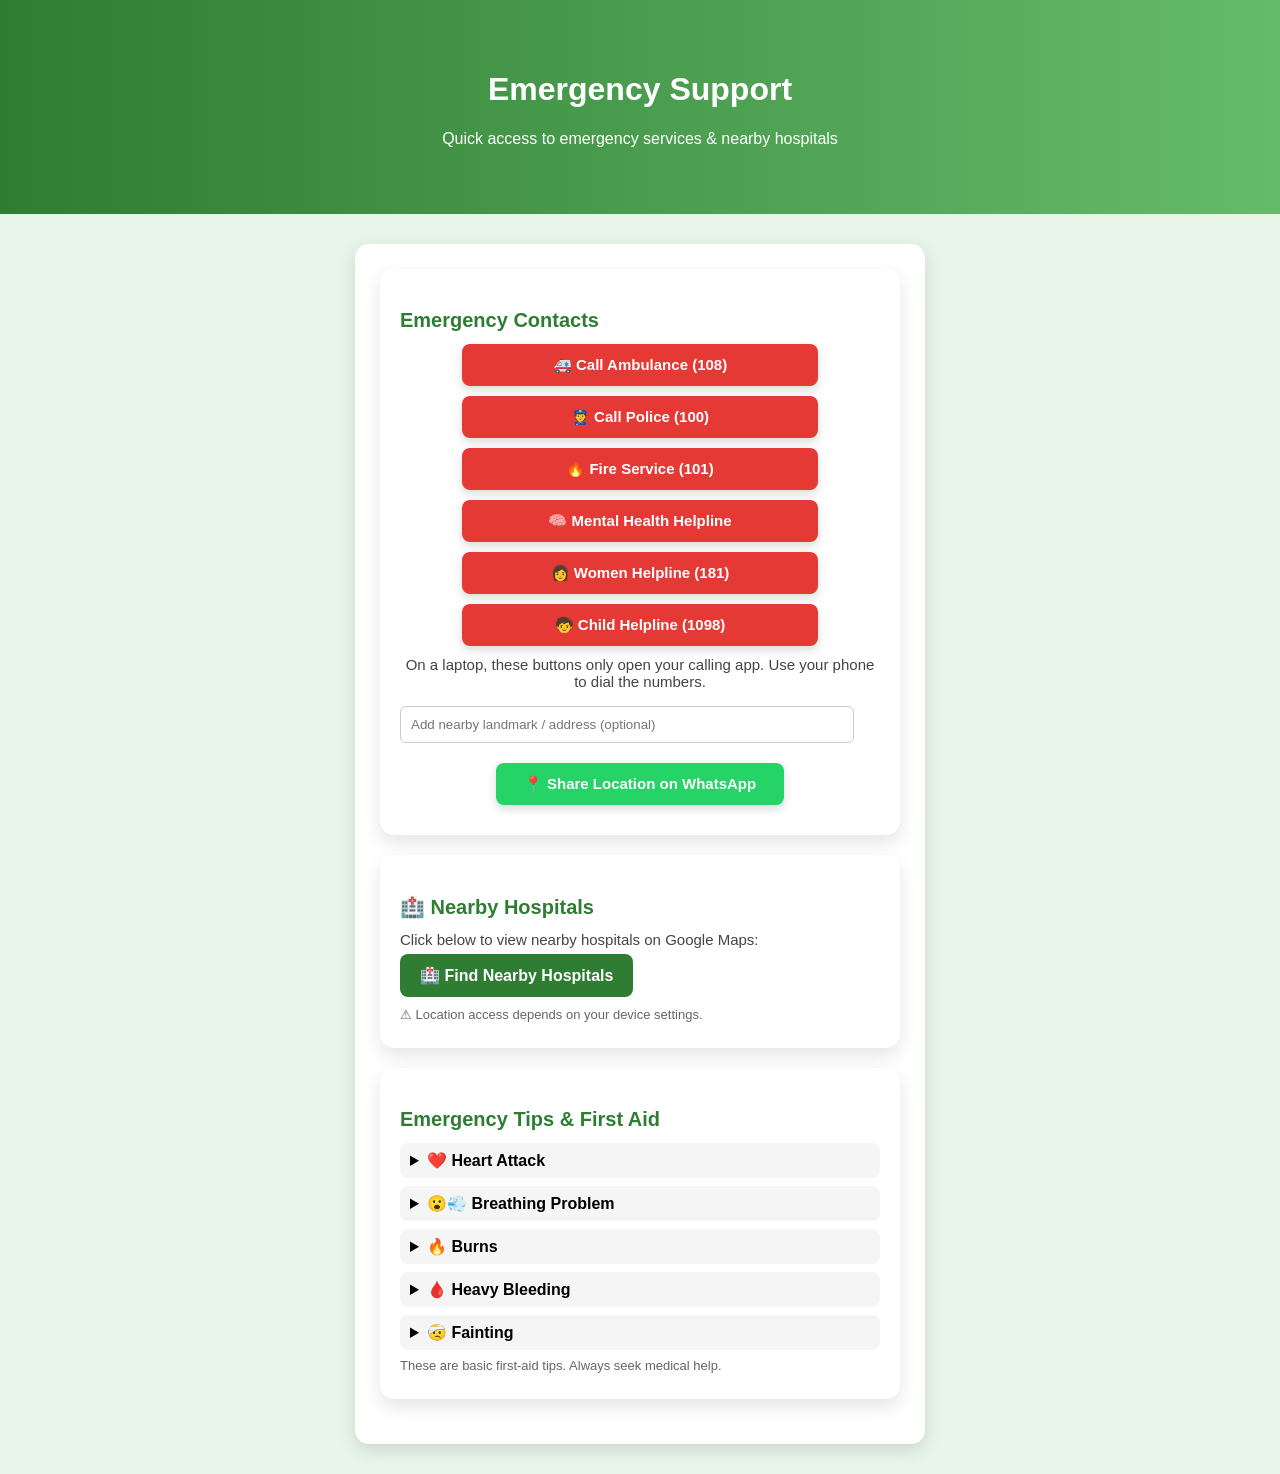
<file: emergency.html>
<!DOCTYPE html>
<html lang="en">
<head>
  <meta charset="UTF-8">
  <title>Emergency Support</title>
  <link rel="stylesheet" href="css/style.css">
</head>
<body class="emergency-page">

<header class="hero">
  <h1 id="emTitle">Emergency Support</h1>
  <p id="emSubtitle">Quick access to emergency services & nearby hospitals</p>
</header>

<div class="container">

  <!-- BOX 1 EMERGENCY CONTACTS -->
  <div class="emergency-box">
    <h3 id="emContactsTitle">Emergency Contacts</h3>

    <div class="emergency-contacts">
      <a href="tel:108" class="btn-emergency" id="emAmbulance">🚑 Call Ambulance (108)</a>
      <a href="tel:100" class="btn-emergency" id="emPolice">👮 Call Police (100)</a>
      <a href="tel:101" class="btn-emergency" id="emFire">🔥 Fire Service (101)</a>
      <a href="tel:18005990019" class="btn-emergency" id="emMental">🧠 Mental Health Helpline</a>
      <a href="tel:181" class="btn-emergency" id="emWomen">👩 Women Helpline (181)</a>
      <a href="tel:1098" class="btn-emergency" id="emChild">🧒 Child Helpline (1098)</a>

      <!-- Desktop hint -->
      <p id="callNote" class="info-text">
        On a laptop, these buttons only open your calling app. Use your phone to dial the numbers.
      </p>

      <!-- Extra details input -->
      <input
        id="customLocation"
        class="extra-location-input"
        placeholder="Add nearby landmark / address (optional)">

      <button id="whatsappHelpBtn" class="btn-emergency" style="background:#25D366;">
        📍 Share Location on WhatsApp
      </button>
      <p id="waStatus" class="info-text"></p>
    </div>
  </div>

  <!-- BOX 2: GOOGLE MAPS -->
  <div class="emergency-box">
    <h3 id="emHospTitle">🏥 Nearby Hospitals</h3>

    <p id="emHospText">Click below to view nearby hospitals on Google Maps:</p>

    <a href="https://www.google.com/maps/search/hospitals+near+me"
       target="_blank"
       class="map-btn"
       id="emHospBtn">
      🏥 Find Nearby Hospitals
    </a>

    <p id="emHospNote" style="font-size:13px;color:#666;margin-top:10px;">
      ⚠ Location access depends on your device settings.
    </p>
  </div>

  <!-- BOX 3 EMERGENCY TIPS -->
  <div class="emergency-box">
    <h3 id="emTipsTitle">Emergency Tips & First Aid</h3>

    <details>
      <summary id="tipHeart">❤️ Heart Attack</summary>
      <p id="tipHeartText">Call ambulance immediately. If trained, perform CPR.</p>
    </details>

    <details>
      <summary id="tipBreath">😮💨 Breathing Problem</summary>
      <p id="tipBreathText">Loosen tight clothes. Keep the person calm.</p>
    </details>

    <details>
      <summary id="tipBurns">🔥 Burns</summary>
      <p id="tipBurnsText">Cool the burn with clean running water. Do not apply oil.</p>
    </details>

    <details>
      <summary id="tipBleeding">🩸 Heavy Bleeding</summary>
      <p id="tipBleedingText">Apply firm pressure using a clean cloth.</p>
    </details>

    <details>
      <summary id="tipFaint">🤕 Fainting</summary>
      <p id="tipFaintText">Lay the person flat and raise legs slightly.</p>
    </details>

    <p id="emTipsNote" style="font-size:13px;color:#666;">
      These are basic first-aid tips. Always seek medical help.
    </p>
  </div>

</div><!-- /container -->

<script src="js/script.js"></script>
</body>
</html>
</file>
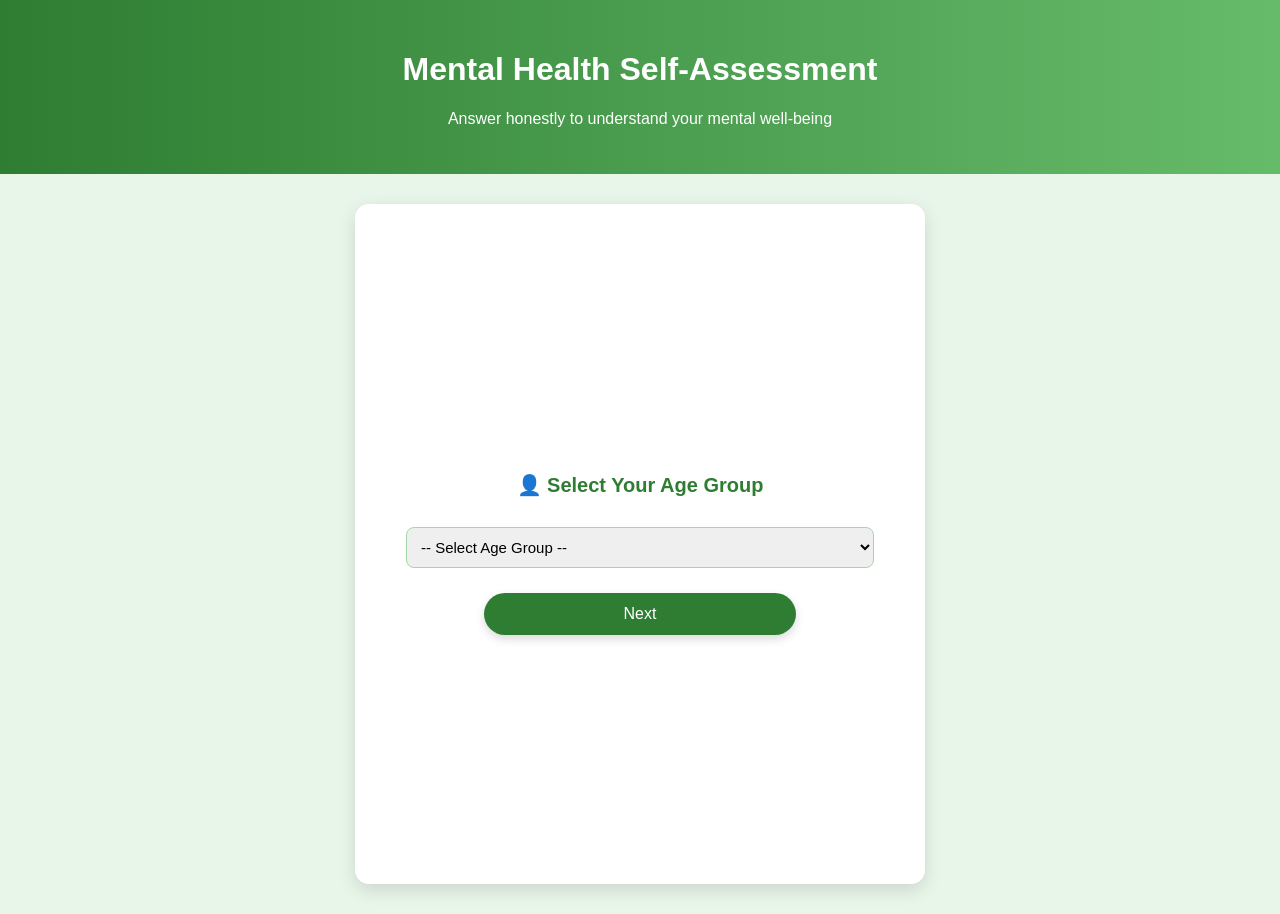
<file: mental.html>
<!DOCTYPE html>
<html>
<head>
  <title>Mental Health Assessment</title>
  <link rel="stylesheet" href="css/style.css">
  <script src="js/script.js"></script>
</head>

<body>

<header>
  <h1>Mental Health Self-Assessment</h1>
  <p>Answer honestly to understand your mental well-being</p>
</header>

<div class="container mental-card">

  <!-- AGE SELECTION -->
  <div id="ageBox" class="mental-center">
    <h3>👤 Select Your Age Group</h3>
    <select id="age_ans">
      <option value="">-- Select Age Group --</option>
      <option value="teen">Under 18</option>
      <option value="adult">18 - 40</option>
      <option value="senior">Above 40</option>
    </select>
    <button onclick="startMental()">Next</button>
  </div>

  <!-- ================= TEEN QUESTIONS ================= -->
  <!-- tq1 to tq10 -->
  <div id="tq1" data-age="teen" class="mental-center" style="display:none;">
    <h3>1️⃣ Do you feel pressure from studies?</h3>
    <select><option value="0">No</option><option value="1">Sometimes</option><option value="2">Often</option><option value="3">Always</option></select>
    <button onclick="nextMental()">Next</button>
  </div>

  <div id="tq2" data-age="teen" class="mental-center" style="display:none;">
    <h3>2️⃣ Do exams make you anxious?</h3>
    <select><option value="0">No</option><option value="1">Sometimes</option><option value="2">Often</option><option value="3">Always</option></select>
    <button onclick="nextMental()">Next</button>
  </div>

  <div id="tq3" data-age="teen" class="mental-center" style="display:none;">
    <h3>3️⃣ Do you use mobile too much?</h3>
    <select><option value="0">No</option><option value="1">Sometimes</option><option value="2">Often</option><option value="3">Always</option></select>
    <button onclick="nextMental()">Next</button>
  </div>

  <div id="tq4" data-age="teen" class="mental-center" style="display:none;">
    <h3>4️⃣ Do you feel lonely?</h3>
    <select><option value="0">No</option><option value="1">Sometimes</option><option value="2">Often</option><option value="3">Always</option></select>
    <button onclick="nextMental()">Next</button>
  </div>

  <div id="tq5" data-age="teen" class="mental-center" style="display:none;">
    <h3>5️⃣ Do you get irritated easily?</h3>
    <select><option value="0">No</option><option value="1">Sometimes</option><option value="2">Often</option><option value="3">Always</option></select>
    <button onclick="nextMental()">Next</button>
  </div>

  <div id="tq6" data-age="teen" class="mental-center" style="display:none;">
    <h3>6️⃣ Do you feel mentally tired?</h3>
    <select><option value="0">No</option><option value="1">Sometimes</option><option value="2">Often</option><option value="3">Always</option></select>
    <button onclick="nextMental()">Next</button>
  </div>

  <div id="tq7" data-age="teen" class="mental-center" style="display:none;">
    <h3>7️⃣ Do you avoid talking to others?</h3>
    <select><option value="0">No</option><option value="1">Sometimes</option><option value="2">Often</option><option value="3">Always</option></select>
    <button onclick="nextMental()">Next</button>
  </div>

  <div id="tq8" data-age="teen" class="mental-center" style="display:none;">
    <h3>8️⃣ Do parents pressure you a lot?</h3>
    <select><option value="0">No</option><option value="1">Sometimes</option><option value="2">Often</option><option value="3">Always</option></select>
    <button onclick="nextMental()">Next</button>
  </div>

  <div id="tq9" data-age="teen" class="mental-center" style="display:none;">
    <h3>9️⃣ Are you worried about future?</h3>
    <select><option value="0">No</option><option value="1">Sometimes</option><option value="2">Often</option><option value="3">Always</option></select>
    <button onclick="nextMental()">Next</button>
  </div>

  <div id="tq10" data-age="teen" class="mental-center" style="display:none;">
    <h3>🔟 Do you feel emotionally exhausted?</h3>
    <select><option value="0">No</option><option value="1">Sometimes</option><option value="2">Often</option><option value="3">Always</option></select>
    <button onclick="nextMental()">Check Result</button>
  </div>

  <!-- ================= ADULT QUESTIONS ================= -->
  <!-- aq1 to aq10 -->
  <div id="aq1" data-age="adult" class="mental-center" style="display:none;">
    <h3>1️⃣ Do you feel work pressure?</h3>
    <select><option value="0">No</option><option value="1">Sometimes</option><option value="2">Often</option><option value="3">Always</option></select>
    <button onclick="nextMental()">Next</button>
  </div>

  <div id="aq2" data-age="adult" class="mental-center" style="display:none;">
    <h3>2️⃣ Do deadlines stress you?</h3>
    <select><option value="0">No</option><option value="1">Sometimes</option><option value="2">Often</option><option value="3">Always</option></select>
    <button onclick="nextMental()">Next</button>
  </div>

  <div id="aq3" data-age="adult" class="mental-center" style="display:none;">
    <h3>3️⃣ Do you struggle with work-life balance?</h3>
    <select><option value="0">No</option><option value="1">Sometimes</option><option value="2">Often</option><option value="3">Always</option></select>
    <button onclick="nextMental()">Next</button>
  </div>

  <div id="aq4" data-age="adult" class="mental-center" style="display:none;">
    <h3>4️⃣ Do financial issues worry you?</h3>
    <select><option value="0">No</option><option value="1">Sometimes</option><option value="2">Often</option><option value="3">Always</option></select>
    <button onclick="nextMental()">Next</button>
  </div>

  <div id="aq5" data-age="adult" class="mental-center" style="display:none;">
    <h3>5️⃣ Do you feel exhausted after work?</h3>
    <select><option value="0">No</option><option value="1">Sometimes</option><option value="2">Often</option><option value="3">Always</option></select>
    <button onclick="nextMental()">Next</button>
  </div>

  <div id="aq6" data-age="adult" class="mental-center" style="display:none;">
    <h3>6️⃣ Do you overthink at night?</h3>
    <select><option value="0">No</option><option value="1">Sometimes</option><option value="2">Often</option><option value="3">Always</option></select>
    <button onclick="nextMental()">Next</button>
  </div>

  <div id="aq7" data-age="adult" class="mental-center" style="display:none;">
    <h3>7️⃣ Do you feel emotionally drained?</h3>
    <select><option value="0">No</option><option value="1">Sometimes</option><option value="2">Often</option><option value="3">Always</option></select>
    <button onclick="nextMental()">Next</button>
  </div>

  <div id="aq8" data-age="adult" class="mental-center" style="display:none;">
    <h3>8️⃣ Do you get irritated easily?</h3>
    <select><option value="0">No</option><option value="1">Sometimes</option><option value="2">Often</option><option value="3">Always</option></select>
    <button onclick="nextMental()">Next</button>
  </div>

  <div id="aq9" data-age="adult" class="mental-center" style="display:none;">
    <h3>9️⃣ Do you avoid social interactions?</h3>
    <select><option value="0">No</option><option value="1">Sometimes</option><option value="2">Often</option><option value="3">Always</option></select>
    <button onclick="nextMental()">Next</button>
  </div>

  <div id="aq10" data-age="adult" class="mental-center" style="display:none;">
    <h3>🔟 Do you feel mentally exhausted?</h3>
    <select><option value="0">No</option><option value="1">Sometimes</option><option value="2">Often</option><option value="3">Always</option></select>
    <button onclick="nextMental()">Check Result</button>
  </div>

  <!-- ================= SENIOR QUESTIONS ================= -->
  <!-- sq1 to sq10 -->
  <div id="sq1" data-age="senior" class="mental-center" style="display:none;">
    <h3>1️⃣ Do you feel lonely?</h3>
    <select><option value="0">No</option><option value="1">Sometimes</option><option value="2">Often</option><option value="3">Always</option></select>
    <button onclick="nextMental()">Next</button>
  </div>

  <div id="sq2" data-age="senior" class="mental-center" style="display:none;">
    <h3>2️⃣ Do health issues worry you?</h3>
    <select><option value="0">No</option><option value="1">Sometimes</option><option value="2">Often</option><option value="3">Always</option></select>
    <button onclick="nextMental()">Next</button>
  </div>

  <div id="sq3" data-age="senior" class="mental-center" style="display:none;">
    <h3>3️⃣ Do you have sleep problems?</h3>
    <select><option value="0">No</option><option value="1">Sometimes</option><option value="2">Often</option><option value="3">Always</option></select>
    <button onclick="nextMental()">Next</button>
  </div>

  <div id="sq4" data-age="senior" class="mental-center" style="display:none;">
    <h3>4️⃣ Do you feel dependent on others?</h3>
    <select><option value="0">No</option><option value="1">Sometimes</option><option value="2">Often</option><option value="3">Always</option></select>
    <button onclick="nextMental()">Next</button>
  </div>

  <div id="sq5" data-age="senior" class="mental-center" style="display:none;">
    <h3>5️⃣ Do you feel anxious often?</h3>
    <select><option value="0">No</option><option value="1">Sometimes</option><option value="2">Often</option><option value="3">Always</option></select>
    <button onclick="nextMental()">Next</button>
  </div>

  <div id="sq6" data-age="senior" class="mental-center" style="display:none;">
    <h3>6️⃣ Do you avoid meeting people?</h3>
    <select><option value="0">No</option><option value="1">Sometimes</option><option value="2">Often</option><option value="3">Always</option></select>
    <button onclick="nextMental()">Next</button>
  </div>

  <div id="sq7" data-age="senior" class="mental-center" style="display:none;">
    <h3>7️⃣ Do you feel mentally weak?</h3>
    <select><option value="0">No</option><option value="1">Sometimes</option><option value="2">Often</option><option value="3">Always</option></select>
    <button onclick="nextMental()">Next</button>
  </div>

  <div id="sq8" data-age="senior" class="mental-center" style="display:none;">
    <h3>8️⃣ Do you feel forgotten?</h3>
    <select><option value="0">No</option><option value="1">Sometimes</option><option value="2">Often</option><option value="3">Always</option></select>
    <button onclick="nextMental()">Next</button>
  </div>

  <div id="sq9" data-age="senior" class="mental-center" style="display:none;">
    <h3>9️⃣ Do you feel helpless?</h3>
    <select><option value="0">No</option><option value="1">Sometimes</option><option value="2">Often</option><option value="3">Always</option></select>
    <button onclick="nextMental()">Next</button>
  </div>

  <div id="sq10" data-age="senior" class="mental-center" style="display:none;">
    <h3>🔟 Do you feel emotionally drained?</h3>
    <select><option value="0">No</option><option value="1">Sometimes</option><option value="2">Often</option><option value="3">Always</option></select>
    <button onclick="nextMental()">Check Result</button>
  </div>

  <!-- RESULT -->
  <div id="mentalResult" class="result-box" style="display:none;"></div>

</div>

</body>
</html>
</file>
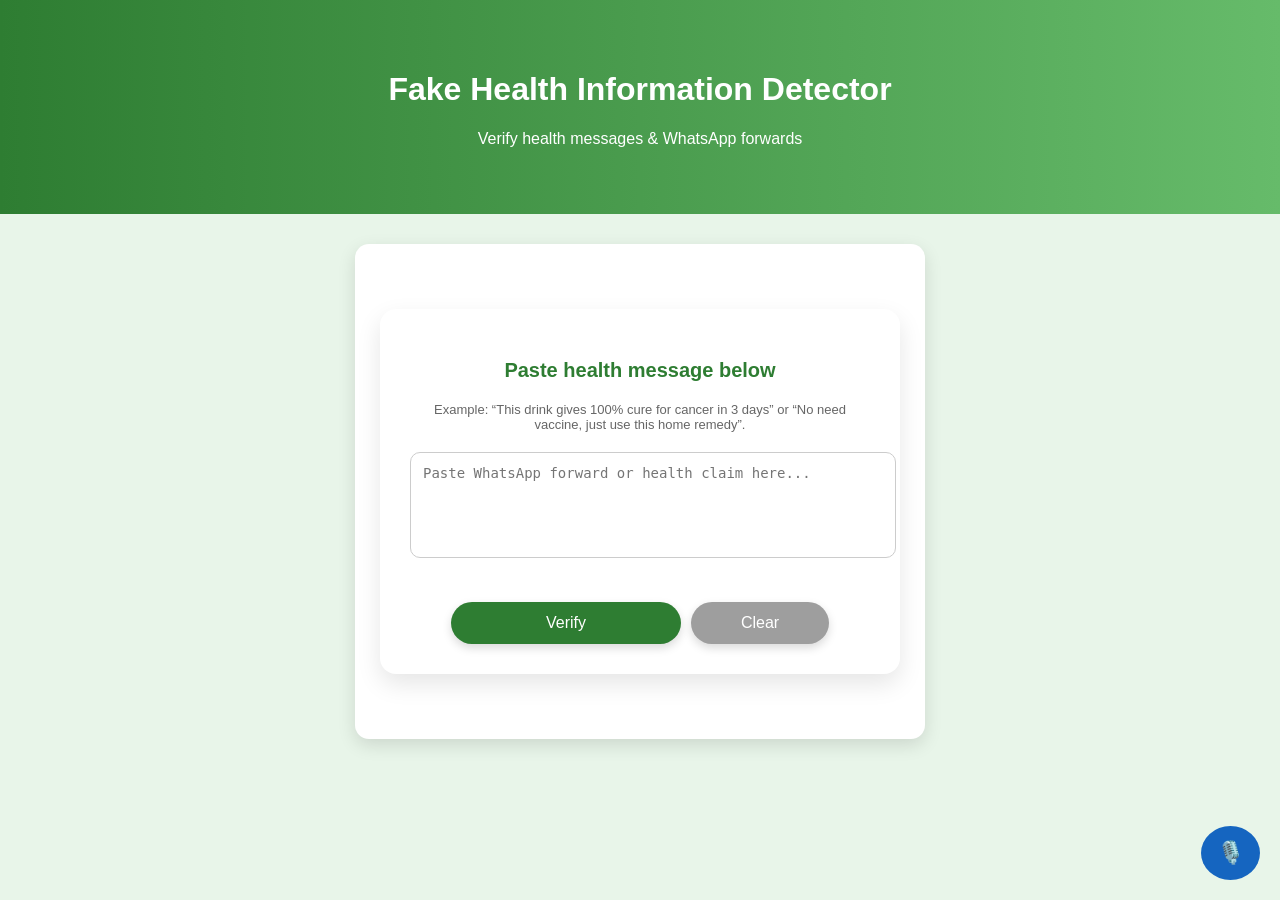
<file: myth.html>
<!DOCTYPE html>
<html lang="en">
<head>
  <meta charset="UTF-8">
  <title>Fake Health Information Detector</title>
  <link rel="stylesheet" href="css/style.css">
</head>

<body class="myth-page">

<!-- 🎙️ Voice Control Button (ADDED) -->
<div class="voice-btn" onclick="startListening()">🎙️</div>

<header class="hero">
  <h1 id="mythTitle">Fake Health Information Detector</h1>
  <p id="mythSubtitle">Verify health messages &amp; WhatsApp forwards</p>
</header>

<div class="container">
  <div class="myth-card">

    <h3 id="mythHeading">Paste health message below</h3>
    <p style="font-size:13px; color:#666; margin-top:4px; margin-bottom:10px;">
      Example: “This drink gives 100% cure for cancer in 3 days” or
      “No need vaccine, just use this home remedy”.
    </p>

    <textarea
      id="msg"
      placeholder="Paste WhatsApp forward or health claim here..."
      rows="5"></textarea>

    <div style="display:flex; gap:10px; justify-content:center; margin-top:10px;">
      <button onclick="checkMyth()" id="mythButton" style="width:50%;">
        Verify
      </button>

      <button type="button"
              onclick="clearMyth()"
              style="width:30%; background-color:#9e9e9e;">
        Clear
      </button>
    </div>

    <div id="mythResult" class="result-box" style="display:none;"></div>

  </div>
</div>

<!-- ✅ Scripts (Voice Assistant Added) -->
<script src="js/script.js"></script>
<script src="js/voice.js"></script>
<script src="js/voice-control.js"></script>
</body>
</html>
</file>
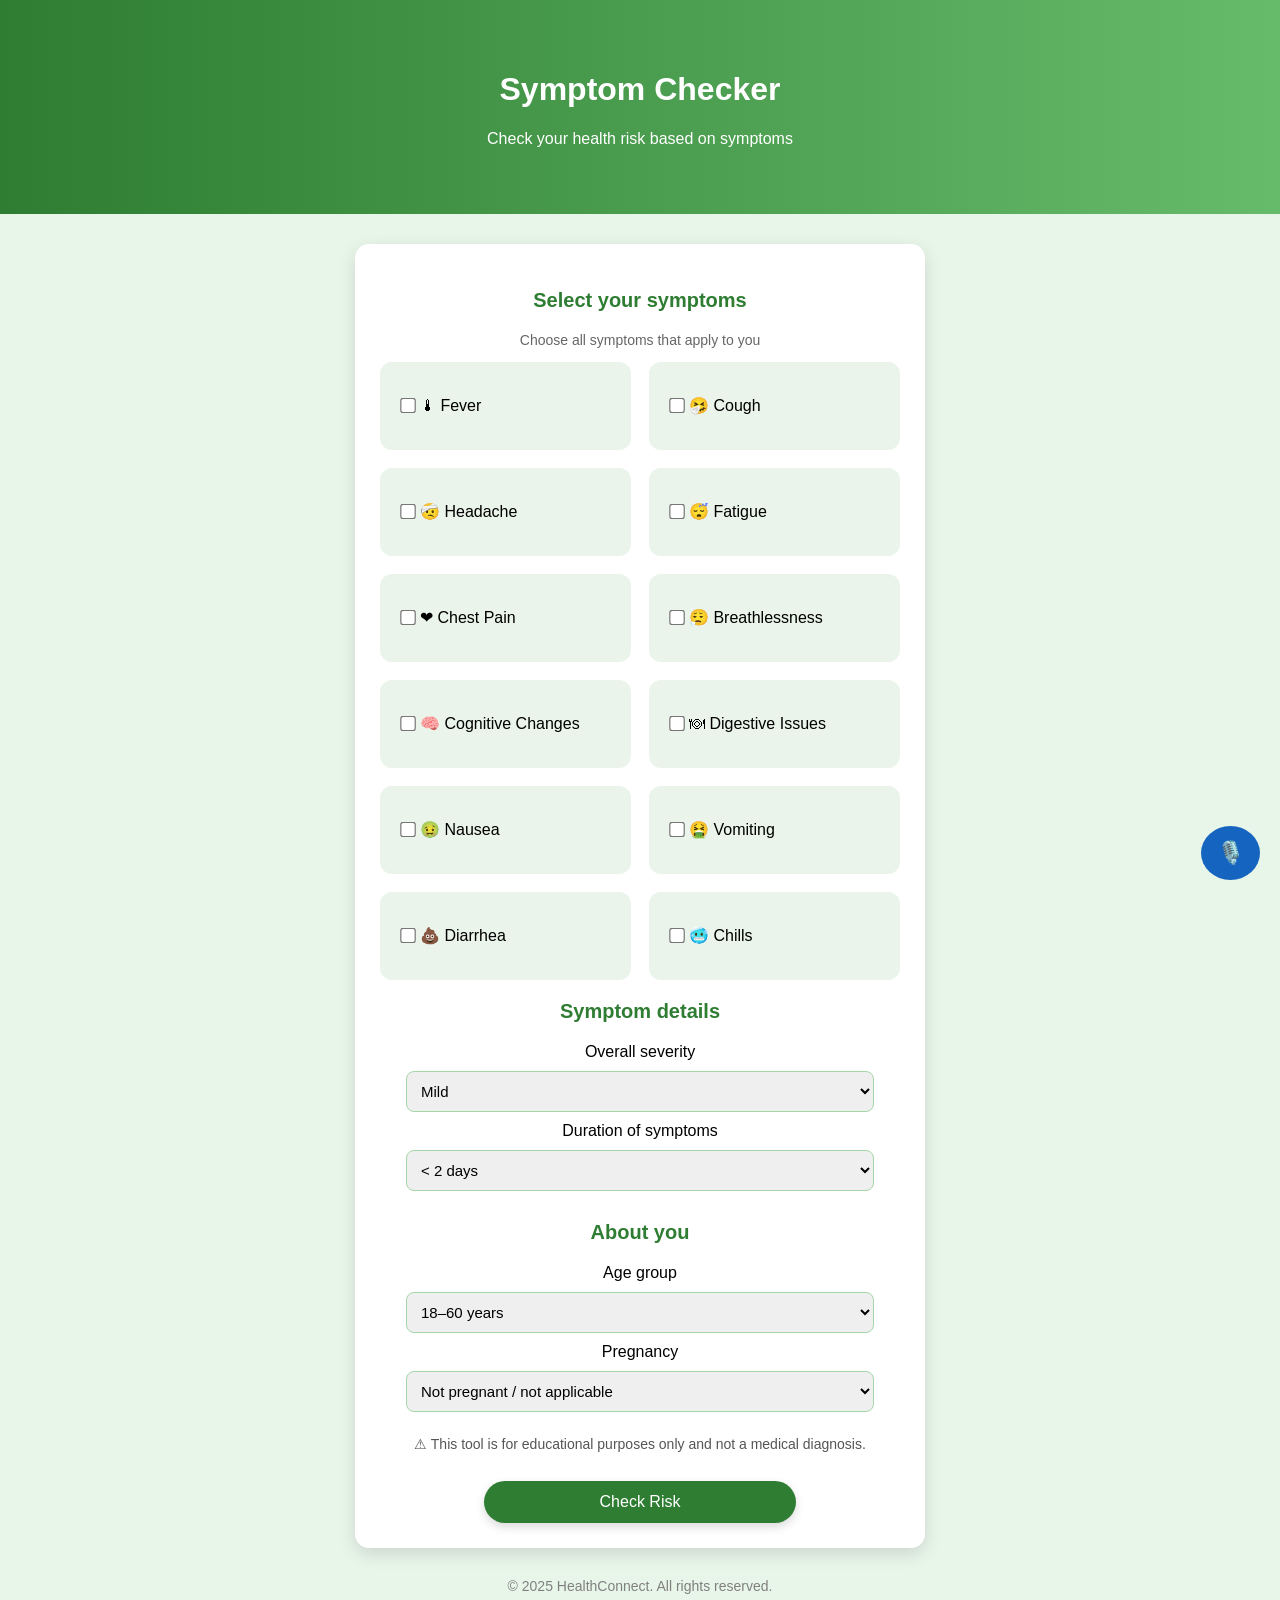
<file: symptom.html>
<!DOCTYPE html>
<html lang="en">
<head>
  <meta charset="UTF-8">
  <title>Symptom Checker</title>
  <link rel="stylesheet" href="css/style.css">
  <script src="js/script.js"></script>
</head>

<body class="symptom-page">

<!-- 🎙️ Voice Control Button -->
<div class="voice-btn" onclick="startListening()">🎙️</div>

<header class="hero">
  <h1 id="symptomTitle">Symptom Checker</h1>
  <p id="symptomSubtitle">Check your health risk based on symptoms</p>
</header>

<div class="container">

  <h3 id="symptomHeading">Select your symptoms</h3>
  <p id="symptomHint" style="font-size:14px; color:#666;">
    Choose all symptoms that apply to you
  </p>

  <!-- ================= SYMPTOMS ================= -->
  <div class="symptom-grid">

    <label class="symptom-card"><input type="checkbox" id="fever"> 🌡 Fever</label>
    <label class="symptom-card"><input type="checkbox" id="cough"> 🤧 Cough</label>
    <label class="symptom-card"><input type="checkbox" id="headache"> 🤕 Headache</label>
    <label class="symptom-card"><input type="checkbox" id="fatigue"> 😴 Fatigue</label>
    <label class="symptom-card"><input type="checkbox" id="chest"> ❤ Chest Pain</label>
    <label class="symptom-card"><input type="checkbox" id="breath"> 😮‍💨 Breathlessness</label>
    <label class="symptom-card"><input type="checkbox" id="cognitive"> 🧠 Cognitive Changes</label>
    <label class="symptom-card"><input type="checkbox" id="digestive"> 🍽 Digestive Issues</label>
    <label class="symptom-card"><input type="checkbox" id="nausea"> 🤢 Nausea</label>
    <label class="symptom-card"><input type="checkbox" id="vomit"> 🤮 Vomiting</label>
    <label class="symptom-card"><input type="checkbox" id="diarrhea"> 💩 Diarrhea</label>
    <label class="symptom-card"><input type="checkbox" id="chills"> 🥶 Chills</label>

  </div>

  <!-- ================= SYMPTOM DETAILS ================= -->
  <h3>Symptom details</h3>
  <div class="details-grid">

    <div class="detail-card">
      <span>Overall severity</span>
      <select id="severitySelect">
        <option value="mild">Mild</option>
        <option value="moderate">Moderate</option>
        <option value="severe">Severe</option>
      </select>
    </div>

    <div class="detail-card">
      <span>Duration of symptoms</span>
      <select id="durationSelect">
        <option value="short">&lt; 2 days</option>
        <option value="medium">3–7 days</option>
        <option value="long">&gt; 7 days</option>
      </select>
    </div>

  </div>

  <!-- ================= ABOUT YOU ================= -->
  <h3>About you</h3>
  <div class="about-grid">

    <div class="detail-card">
      <span>Age group</span>
      <select id="ageGroup">
        <option value="adult">18–60 years</option>
        <option value="child">Under 18</option>
        <option value="older">Above 60</option>
      </select>
    </div>

    <div class="detail-card">
      <span>Pregnancy</span>
      <select id="pregnancyStatus">
        <option value="no">Not pregnant / not applicable</option>
        <option value="yes">Pregnant</option>
      </select>
    </div>

  </div>

  <p style="font-size:14px; color:#555;">
    ⚠ This tool is for educational purposes only and not a medical diagnosis.
  </p>

  <button onclick="checkSymptoms()">Check Risk</button>

  <div id="resultBox" class="result-box" style="display:none;"></div>

</div>

<footer>
  <p>© 2025 HealthConnect. All rights reserved.</p>
</footer>

<script src="js/voice.js"></script>
<script src="js/voice-control.js"></script>

</body>
</html>
</file>
<file: css/style.css>
/* ========== GLOBAL ========== */
body {
  font-family: Arial, Helvetica, sans-serif;
  background-color: #e8f5e9;
  margin: 0;
  padding: 0;
  text-align: center;
}

header {
  background: linear-gradient(to right, #2e7d32, #66bb6a);
  color: white;
  padding: 30px 20px;
}

/* ========== CONTAINER ========== */
.container {
  background: white;
  width: 90%;
  max-width: 520px;
  margin: 30px auto;
  padding: 25px;
  border-radius: 14px;
  box-shadow: 0 6px 18px rgba(0,0,0,0.12);
}

h2, h3 {
  color: #2e7d32;
}

/* ========== BUTTONS ========== */
button {
  background-color: #2e7d32;
  color: white;
  border: none;
  padding: 12px 30px;
  font-size: 16px;
  border-radius: 25px;
  cursor: pointer;
  margin-top: 20px;
  box-shadow: 0 4px 10px rgba(0,0,0,0.15);
  transition: background 0.2s ease;
}

button:hover {
  background-color: #1b5e20;
}

/* ========== LINKS ========== */
a {
  color: #2e7d32;
  text-decoration: none;
  font-weight: bold;
}

/* ========== INPUTS ========== */
input, select, textarea {
  width: 90%;
  padding: 10px;
  margin: 10px 0;
  border-radius: 6px;
  border: 1px solid #ccc;
}

/* ========== HOME PAGE CARDS ========== */
.services {
  display: grid;
  grid-template-columns: repeat(2, 1fr);
  gap: 25px;
  padding: 30px;
  align-items: stretch;
}

.card {
  background: #ffffff;
  border-radius: 14px;
  padding: 25px 20px;
  box-shadow: 0 6px 14px rgba(0, 0, 0, 0.1);

  /* 🔥 THIS IS THE KEY */
  display: flex;
  flex-direction: column;
  justify-content: space-between;
  align-items: center;

  text-align: center;
  min-height: 240px;
  transition: transform 0.2s ease;
}

.card:hover {
  transform: translateY(-6px);
}

.card img {
  width: 70px;
  height: 70px;
  object-fit: contain;
  margin-bottom: 15px;
}

.card h3 {
  color: #2e7d32;
  margin: 10px 0 5px;
}

.card p {
  font-size: 14px;
  color: #555;
  margin-bottom: 15px;
}

.card a {
  background: #43a047;
  color: white;
  padding: 8px 18px;
  border-radius: 20px;
  text-decoration: none;
  font-size: 14px;
}

/* ========== SYMPTOM CHECKER GRID ========== */
/* ===== FORCE SYMPTOM GRID ALIGNMENT ===== */

.symptom-grid {
  display: grid !important;
  grid-template-columns: repeat(2, 1fr) !important;
  gap: 16px !important;
  width: 100% !important;
}

.symptom-card {
  display: flex !important;
  align-items: center !important;
  justify-content: flex-start !important;

  background-color: #eaf4ea !important;
  padding: 14px !important;
  border-radius: 10px !important;

  height: 55px !important;
  font-size: 16px !important;
}

.symptom-card input {
  margin-right: 10px !important;
  transform: scale(1.2) !important;
}



.symptom-card:hover {
  transform: scale(1.04);
  box-shadow: 0 8px 18px rgba(0,0,0,0.15);
}



/* ========== RESULT BOX ========== */
.result-box {
  margin-top: 30px;
  padding: 22px;
  border-radius: 14px;
  font-size: 16px;
  text-align: left;
  animation: fadeIn 0.4s ease-in;
}

.result-box h3 {
  margin-top: 0;
}

/* ========== FOOTER ========== */
footer, .footer {
  margin: 20px;
  font-size: 14px;
  color: gray;
}

/* ========== ANIMATION ========== */
@keyframes fadeIn {
  from {
    opacity: 0;
    transform: translateY(12px);
  }
  to {
    opacity: 1;
    transform: translateY(0);
  }
}
/* ===== Mental Health UI Upgrade ===== */

.mental-card {
  animation: slideUp 0.5s ease;

  display: flex;
  flex-direction: column;
  justify-content: center;

  min-height: 70vh;
}


@keyframes slideUp {
  from {
    opacity: 0;
    transform: translateY(20px);
  }
  to {
    opacity: 1;
    transform: translateY(0);
  }
}

.progress {
  width: 100%;
  height: 8px;
  background: #c8e6c9;
  border-radius: 5px;
  margin-bottom: 20px;
  overflow: hidden;
}

#progressBar {
  height: 100%;
  width: 0%;
  background: linear-gradient(to right, #2e7d32, #66bb6a);
  transition: width 0.4s ease;
}

.container h3 {
  color: #2e7d32;
  font-size: 20px;
}

select {
  border-radius: 8px;
  border: 1px solid #a5d6a7;
  font-size: 15px;
}

button {
  margin-top: 15px;
  width: 60%;
}

/* Result Styling */
.result-box h3 {
  font-size: 22px;
  margin-bottom: 8px;
}

.result-box p {
  font-size: 15px;
  line-height: 1.5;
}
/* ===== Homepage Upgrade ===== */

.logo-box {
  display: flex;
  flex-direction: column;
  align-items: center;
}

.logo {
  width: 80px;
  margin-bottom: 10px;
}

.services-grid-2 {
  grid-template-columns: repeat(2, 1fr);
  max-width: 900px;
  margin: auto;
}

.card p {
  font-size: 14px;
  color: #555;
}
.logo {
  width: 70px;   /* try 60 / 80 if needed */
  margin-bottom: 10px;
}
.logo-title {
  display: flex;
  align-items: center;
  justify-content: center;
  gap: 15px;
}

.logo {
  width: 55px;
  height: auto;
}
.hero {
  background: linear-gradient(to right, #2e7d32, #66bb6a);
  padding: 50px 20px;
  color: white;
}

.hero-content {
  display: flex;
  align-items: center;
  justify-content: center;
  gap: 18px;
}

.logo {
  width: 85px;
  height: auto;
}

.hero-text h1 {
  margin: 0;
  font-size: 38px;
  line-height: 1;
}

.health-text {
  font-family: Arial, Helvetica, sans-serif;
  font-weight: 800;
}

.connect-text {
  font-family: "Segoe Script", "Brush Script MT", cursive;
  font-weight: 600;
  margin-left: 6px;
}

.hero-text p {
  margin-top: 6px;
  font-size: 15px;
  opacity: 0.9;
}
.card {
  background: #ffffff;
  border-radius: 16px;
  padding: 25px;
  text-align: center;

  display: flex;
  flex-direction: column;
  align-items: center;
  justify-content: space-between;

  min-height: 260px;
  box-shadow: 0 10px 25px rgba(0,0,0,0.08);
}

.card img {
  width: 80px;
  height: 80px;
  object-fit: contain;
  margin-bottom: 15px;
}

.card h3 {
  margin: 10px 0 6px;
  font-size: 20px;
  color: #2e7d32;
}

.card p {
  font-size: 14px;
  color: #555;
  margin-bottom: 15px;
}
.myth-card {
  background: #ffffff;
  max-width: 500px;
  margin: 40px auto;
  padding: 30px;
  border-radius: 16px;
  box-shadow: 0 10px 25px rgba(0,0,0,0.1);
  text-align: center;
}

.myth-card textarea {
  width: 100%;
  padding: 12px;
  border-radius: 10px;
  border: 1px solid #ccc;
  resize: none;
  font-size: 14px;
  margin-bottom: 15px;
}

.myth-card button {
  background: #2e7d32;
  color: white;
  border: none;
  padding: 12px 30px;
  border-radius: 25px;
  cursor: pointer;
  font-size: 16px;
}

.myth-card button:hover {
  background: #256628;
}
.map-btn {
  display: inline-block;
  padding: 12px 18px;
  background: #2e7d32;
  color: white;
  text-decoration: none;
  border-radius: 6px;
  font-weight: bold;
}

.map-btn:hover {
  background: #1b5e20;
}
/* ===== FINAL FIX FOR SYMPTOM CHECKBOX ALIGNMENT ===== */

.symptom-grid {
  display: grid !important;
  grid-template-columns: repeat(2, 1fr) !important;
  gap: 18px !important;
}

.symptom-card {
  display: grid !important;
  grid-template-columns: 22px auto !important;
  align-items: center !important;

  padding: 14px 18px !important;
  background: #eaf4ea !important;
  border-radius: 12px !important;

  height: 60px !important;
  font-size: 16px !important;
  cursor: pointer !important;
}

.symptom-card input {
  margin: 0 !important;
  transform: scale(1.2) !important;
}
/* ===== Emergency Page Boxes ===== */
.emergency-page .emergency-box {
  background: #ffffff;
  padding: 20px;
  margin-bottom: 20px;
  border-radius: 14px;
  box-shadow: 0 8px 18px rgba(0,0,0,0.1);
  text-align: left;
}

.emergency-page .emergency-box h3 {
  color: #2e7d32;
  margin-bottom: 12px;
}

.emergency-page .emergency-box p {
  font-size: 15px;
  color: #444;
  margin: 6px 0;
}

/* keep this for normal links, buttons will override */
.emergency-page .emergency-box a {
  color: #2e7d32;
  font-weight: bold;
}

/* FIX GOOGLE MAPS BUTTON TEXT */
.map-btn {
  display: inline-block;
  background-color: #2e7d32;
  color: #ffffff !important;
  padding: 12px 20px;
  border-radius: 8px;
  font-weight: bold;
  text-decoration: none;
  text-align: center;
}

.map-btn:hover {
  background-color: #1b5e20;
  color: #ffffff !important;
}

/* Quick emergency buttons */
.btn-emergency {
  display: block;
  margin: 10px auto;
  padding: 12px 18px;
  max-width: 320px;
  background: #e53935;
  color: #ffffff;
  text-decoration: none;
  border-radius: 8px;
  font-weight: 600;
  border: none;
  cursor: pointer;
  text-align: center;
  font-size: 15px;
  box-shadow: 0 4px 10px rgba(0,0,0,0.15);
}

.btn-emergency:hover {
  background: #c62828;
}

/* ensure text inside red emergency buttons is white */
.emergency-page .emergency-box a.btn-emergency,
.emergency-page .emergency-box a.btn-emergency:visited,
.emergency-page .emergency-box a.btn-emergency:active {
  color: #ffffff !important;
}

.info-text {
  font-size: 13px;
  color: #555;
  margin-top: 6px;
  text-align: center;
}

/* Collapsible emergency tips */
.emergency-box details {
  margin: 8px 0;
  padding: 8px 10px;
  background: #f5f5f5;
  border-radius: 8px;
}

.emergency-box summary {
  cursor: pointer;
  font-weight: 600;
}

/* 🌍 Language Button */
.lang-btn {
  position: fixed;
  top: 20px;
  right: 20px;
  background: #2e7d32;
  color: white;
  font-size: 22px;
  padding: 12px 14px;
  border-radius: 50%;
  cursor: pointer;
  z-index: 1000;
}

/* 🌍 Side Language Menu */
.lang-menu {
  position: fixed;
  top: 0;
  right: -260px;
  width: 260px;
  height: 100%;
  background: white;
  box-shadow: -4px 0 15px rgba(0,0,0,0.2);
  padding: 25px;
  transition: right 0.3s ease;
  z-index: 999;
  text-align: center;
}

.lang-menu h3 {
  margin-bottom: 20px;
  color: #2e7d32;
}

.lang-menu button {
  width: 100%;
  margin: 10px 0;
}

/* Close Button */
.close-btn {
  position: absolute;
  top: 15px;
  right: 15px;
  font-size: 18px;
  cursor: pointer;
}
/* 🎤 Voice Assistant Button */
.voice-btn {
  position: fixed;
  bottom: 20px;
  right: 20px;
  background: #1565c0;
  color: white;
  font-size: 22px;
  padding: 14px 16px;
  border-radius: 50%;
  cursor: pointer;
  z-index: 1000;
}
</file>
